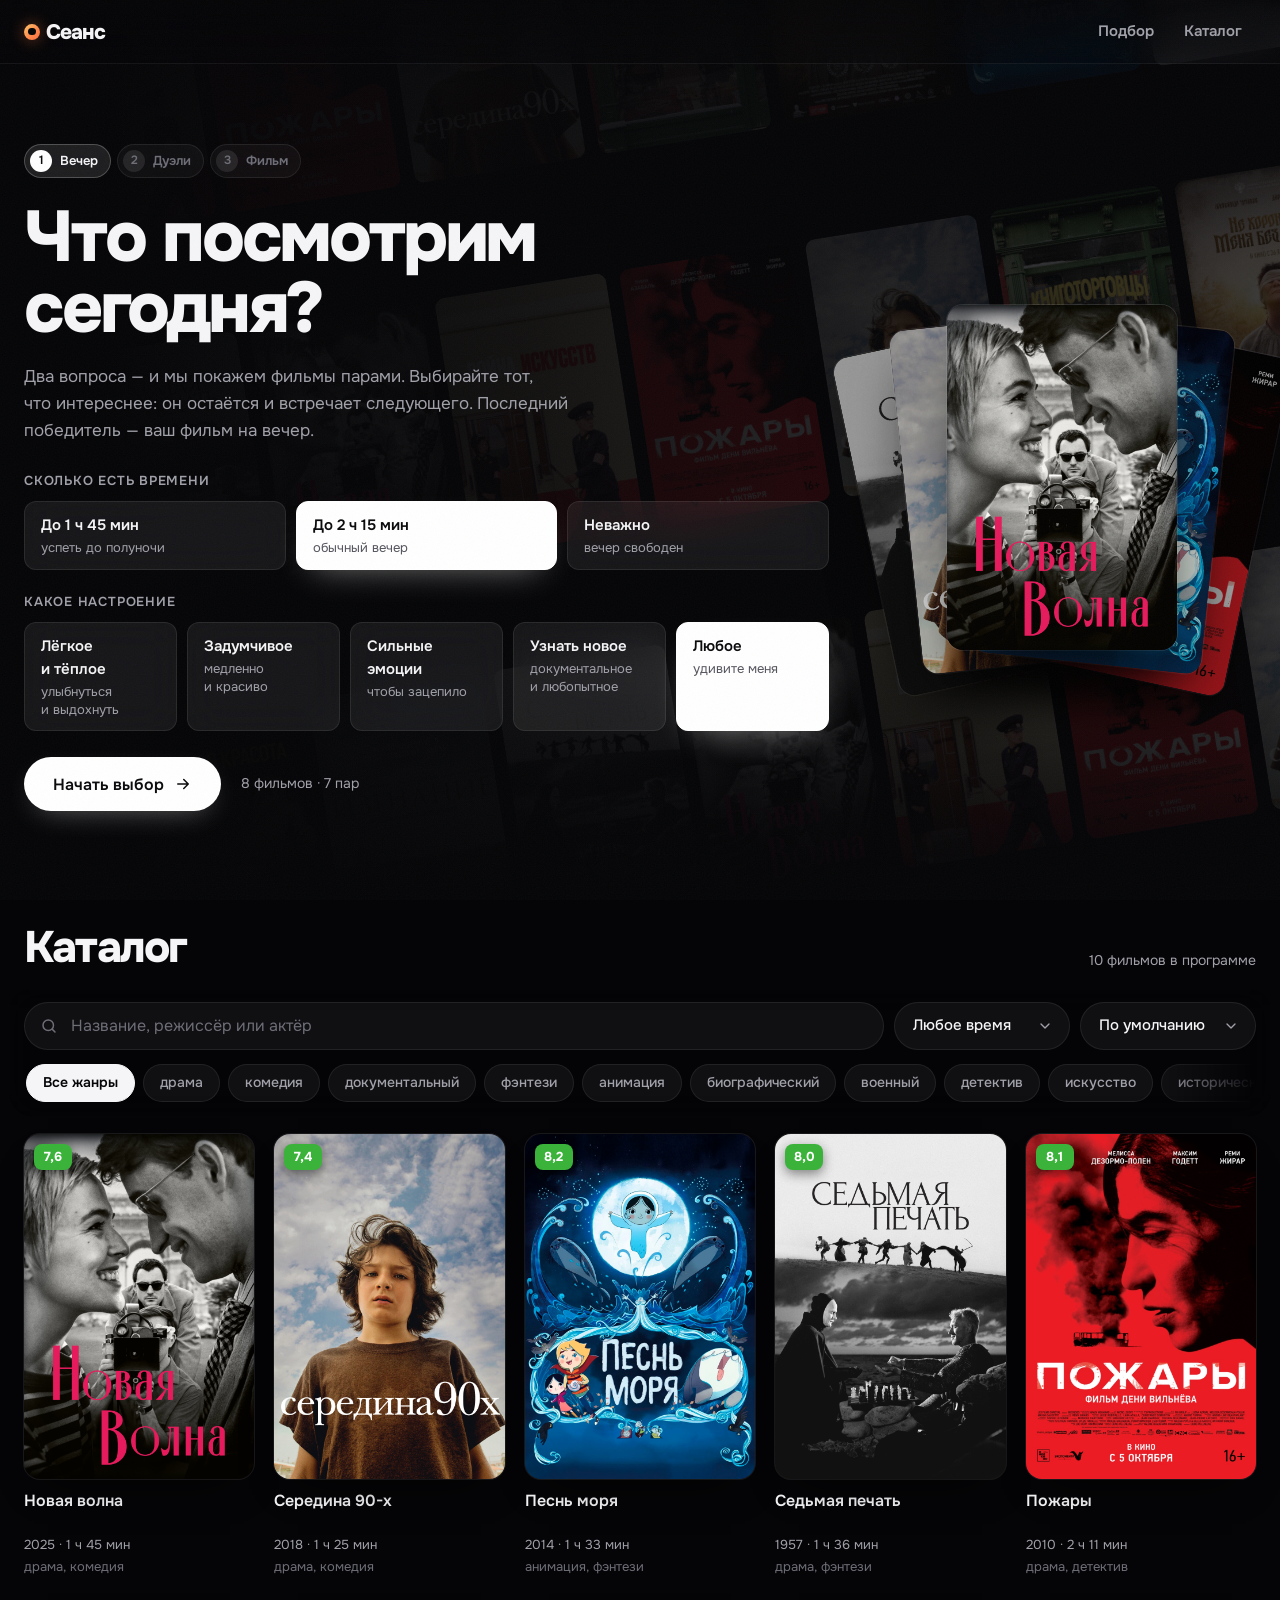
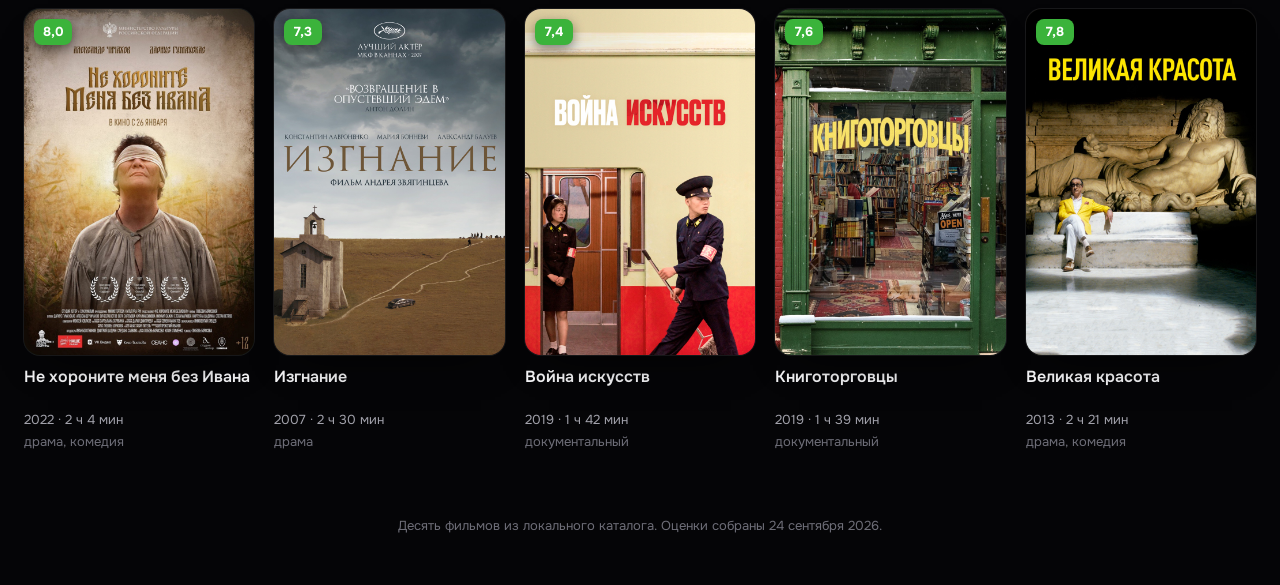
<file: index.html>
<!DOCTYPE html>
<html lang="ru">
  <head>
    <meta charset="utf-8">
    <meta name="viewport" content="width=device-width, initial-scale=1, viewport-fit=cover">
    <meta name="theme-color" content="#09090d">
    <title>Сеанс — фильм на этот вечер</title>
    <link rel="preconnect" href="https://fonts.googleapis.com">
    <link rel="preconnect" href="https://fonts.gstatic.com" crossorigin>
    <link href="https://fonts.googleapis.com/css2?family=Onest:wght@400;500;600;700;800&display=swap" rel="stylesheet">
    <link rel="stylesheet" href="css/styles.css">
  </head>
  <body>
    <a class="skip" href="#pick">К подбору фильма</a>
    <header class="site-header">
      <div class="header-inner">
        <a class="wordmark" href="index.html"><span class="wordmark-dot" aria-hidden="true"></span>Сеанс</a>
        <nav class="site-nav" aria-label="Разделы">
          <a href="#pick">Подбор</a>
          <a href="#catalog-section">Каталог</a>
        </nav>
      </div>
    </header>
    <main>
      <section id="pick" class="stage" aria-label="Подбор фильма на вечер" tabindex="-1"></section>
      <section id="catalog-section" class="catalog" aria-labelledby="catalog-title">
        <div class="section-head">
          <h2 id="catalog-title">Каталог</h2>
          <p id="catalog-count" aria-live="polite"></p>
        </div>
        <form class="catalog-tools" id="catalog-tools" role="search" aria-label="Фильтры каталога">
          <label class="search">
            <span class="visually-hidden">Поиск</span>
            <svg viewBox="0 0 24 24" aria-hidden="true"><circle cx="11" cy="11" r="7"></circle><path d="m20 20-3.5-3.5"></path></svg>
            <input type="search" id="f-query" placeholder="Название, режиссёр или актёр" autocomplete="off">
          </label>
          <div class="select">
            <select id="f-time" aria-label="Длительность">
              <option value="">Любое время</option>
              <option value="short">До 1 ч 45 мин</option>
              <option value="medium">До 2 ч 15 мин</option>
              <option value="long">Дольше 2 ч 15 мин</option>
            </select>
          </div>
          <div class="select">
            <select id="f-sort" aria-label="Сортировка">
              <option value="">По умолчанию</option>
              <option value="rating">По рейтингу</option>
              <option value="new">Сначала новые</option>
              <option value="old">Сначала старые</option>
              <option value="short">Сначала короткие</option>
            </select>
          </div>
          <fieldset class="genre-chips">
            <legend class="visually-hidden">Жанр</legend>
            <div class="chip-row" id="f-genres"></div>
          </fieldset>
        </form>
        <div id="catalog" class="catalog-grid"></div>
      </section>
    </main>
    <footer class="site-footer">
      <p>Десять фильмов из локального каталога. Оценки собраны 24 сентября 2026.</p>
    </footer>
    <dialog class="sheet" id="quick-view" aria-labelledby="qv-title"></dialog>
    <p id="live" class="visually-hidden" aria-live="polite"></p>
    <noscript>
      <p class="noscript">Чтобы подобрать фильм, включите JavaScript.</p>
    </noscript>
    <script src="js/movies-data.js"></script>
    <script src="js/common.js"></script>
    <script src="js/home.js"></script>
  </body>
</html>
</file>
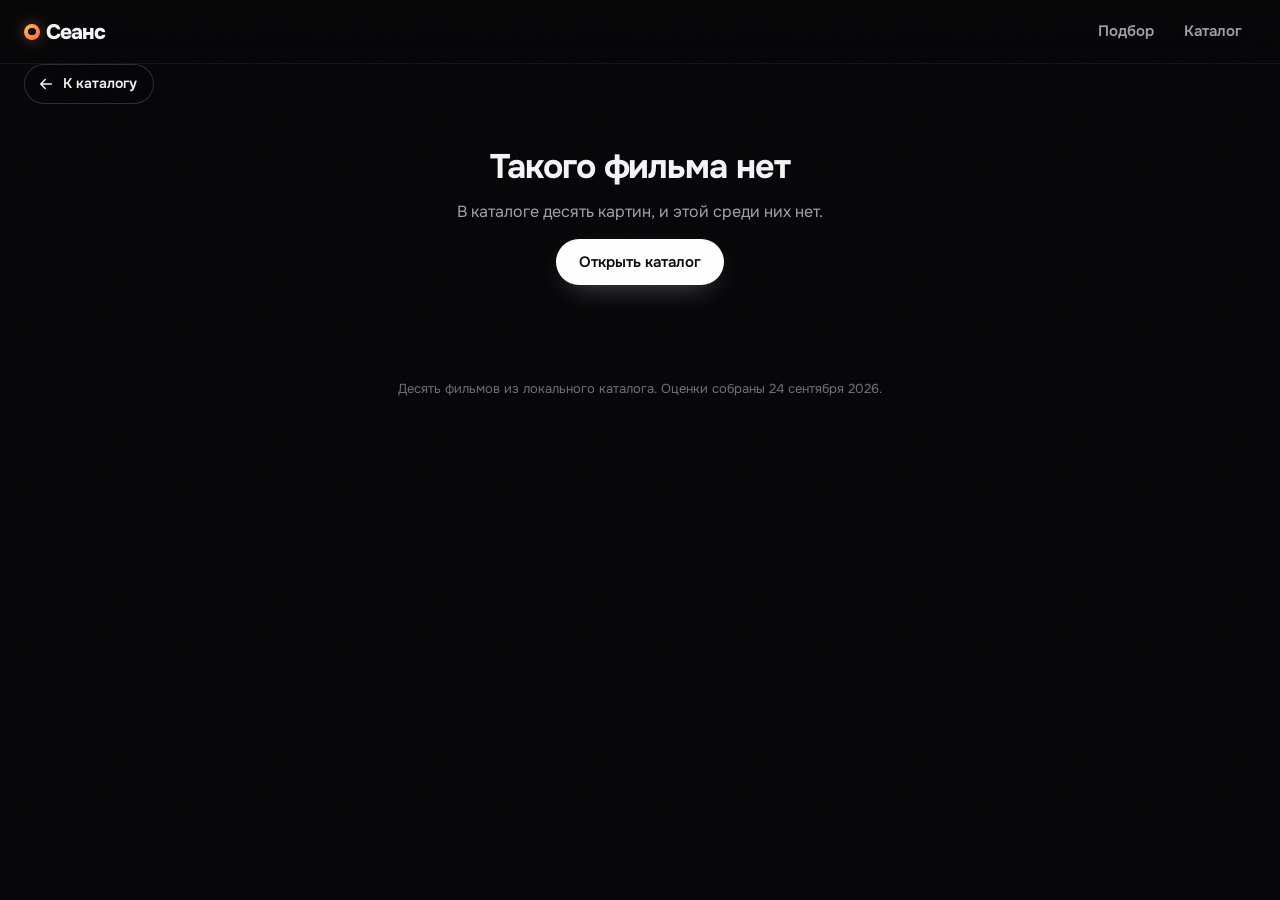
<file: film.html>
<!DOCTYPE html>
<html lang="ru">
  <head>
    <meta charset="utf-8">
    <meta name="viewport" content="width=device-width, initial-scale=1, viewport-fit=cover">
    <meta name="theme-color" content="#09090d">
    <title>Фильм — Сеанс</title>
    <link rel="preconnect" href="https://fonts.googleapis.com">
    <link rel="preconnect" href="https://fonts.gstatic.com" crossorigin>
    <link href="https://fonts.googleapis.com/css2?family=Onest:wght@400;500;600;700;800&display=swap" rel="stylesheet">
    <link rel="stylesheet" href="css/styles.css">
  </head>
  <body class="page-film">
    <a class="skip" href="#app">К карточке фильма</a>
    <header class="site-header">
      <div class="header-inner">
        <a class="wordmark" href="index.html"><span class="wordmark-dot" aria-hidden="true"></span>Сеанс</a>
        <nav class="site-nav" aria-label="Разделы">
          <a href="index.html#pick">Подбор</a>
          <a href="index.html#catalog-section">Каталог</a>
        </nav>
      </div>
    </header>
    <main id="app"></main>
    <footer class="site-footer">
      <p>Десять фильмов из локального каталога. Оценки собраны 24 сентября 2026.</p>
    </footer>
    <p id="live" class="visually-hidden" aria-live="polite"></p>
    <noscript>
      <p class="noscript">Карточка фильма собирается скриптом. Включите JavaScript и откройте страницу снова.</p>
    </noscript>
    <script src="js/movies-data.js"></script>
    <script src="js/common.js"></script>
    <script src="js/film.js"></script>
  </body>
</html>
</file>
<file: css/styles.css>
:root {
  color-scheme: dark;
  --bg: #050507;
  --surface: rgba(255, 255, 255, 0.05);
  --surface-2: rgba(255, 255, 255, 0.09);
  --surface-3: rgba(255, 255, 255, 0.14);
  --glass: rgba(28, 28, 34, 0.55);
  --line: rgba(255, 255, 255, 0.08);
  --line-strong: rgba(255, 255, 255, 0.16);
  --text: #f5f5f7;
  --muted: #a1a1aa;
  --faint: #6e6e78;
  --accent: #ffb347;
  --accent-2: #ff7a3d;
  --gold: #ffd27a;
  --grad: linear-gradient(135deg, #ffc76b 0%, #ff8a4c 55%, #ff6b3d 100%);
  --radius-xl: 28px;
  --radius: 16px;
  --radius-sm: 12px;
  --header-h: 64px;
  --wrap: min(1240px, calc(100% - 48px));
  --font: "Onest", system-ui, -apple-system, "Segoe UI", sans-serif;
  --display: "Onest", system-ui, -apple-system, "Segoe UI", sans-serif;
  --ease: cubic-bezier(0.2, 0.8, 0.2, 1);
}

*,
*::before,
*::after {
  box-sizing: border-box;
}

html {
  scroll-behavior: smooth;
  scroll-padding-top: calc(var(--header-h) + 16px);
  -webkit-text-size-adjust: 100%;
}

body {
  margin: 0;
  min-height: 100vh;
  font-family: var(--font);
  font-size: 16px;
  line-height: 1.55;
  color: var(--text);
  background: var(--bg);
  -webkit-font-smoothing: antialiased;
}

body::after {
  content: "";
  position: fixed;
  inset: 0;
  z-index: 60;
  pointer-events: none;
  opacity: 0.035;
  background-image: url("data:image/svg+xml,%3Csvg xmlns='http://www.w3.org/2000/svg' width='160' height='160'%3E%3Cfilter id='n'%3E%3CfeTurbulence type='fractalNoise' baseFrequency='0.9' numOctaves='2' stitchTiles='stitch'/%3E%3C/filter%3E%3Crect width='100%25' height='100%25' filter='url(%23n)'/%3E%3C/svg%3E");
}

h1,
h2,
h3,
p {
  margin: 0;
}

h1,
h2 {
  font-family: var(--display);
  font-weight: 700;
  letter-spacing: -0.03em;
  line-height: 1.08;
  text-wrap: balance;
}

a {
  color: inherit;
}

button,
input,
select {
  font: inherit;
  color: inherit;
}

button {
  cursor: pointer;
}

svg {
  width: 18px;
  height: 18px;
  flex: none;
  fill: none;
  stroke: currentColor;
  stroke-width: 2;
  stroke-linecap: round;
  stroke-linejoin: round;
}

:focus-visible {
  outline: 2px solid var(--accent);
  outline-offset: 3px;
}

[tabindex="-1"]:focus {
  outline: none;
}

::selection {
  background: rgba(255, 176, 74, 0.35);
}

.visually-hidden {
  position: absolute !important;
  width: 1px;
  height: 1px;
  margin: -1px;
  padding: 0;
  overflow: hidden;
  clip: rect(0 0 0 0);
  white-space: nowrap;
  border: 0;
}

.skip {
  position: absolute;
  top: 8px;
  left: 8px;
  z-index: 100;
  padding: 10px 16px;
  border-radius: 999px;
  background: var(--text);
  color: var(--bg);
  font-weight: 600;
  text-decoration: none;
  transform: translateY(-160%);
  transition: transform 160ms ease;
}

.skip:focus {
  transform: none;
}

.noscript {
  max-width: 560px;
  margin: 24px auto;
  text-align: center;
  color: var(--muted);
}

/* ---------- Шапка ---------- */

.site-header {
  position: sticky;
  top: 0;
  z-index: 30;
  background: linear-gradient(180deg, rgba(5, 5, 7, 0.78), rgba(5, 5, 7, 0.4));
  backdrop-filter: blur(20px) saturate(1.6);
  -webkit-backdrop-filter: blur(20px) saturate(1.6);
  box-shadow: inset 0 -1px 0 rgba(255, 255, 255, 0.06);
}

.header-inner,
main > section,
.site-footer,
.film-wrap {
  width: var(--wrap);
  margin-inline: auto;
}

.header-inner {
  display: flex;
  align-items: center;
  justify-content: space-between;
  gap: 16px;
  height: var(--header-h);
}

.wordmark {
  display: inline-flex;
  align-items: baseline;
  gap: 0.28em;
  padding-block: 10px;
  font-family: var(--display);
  font-size: 21px;
  font-weight: 800;
  line-height: 1;
  letter-spacing: -0.04em;
  text-decoration: none;
}

.wordmark-dot {
  position: relative;
  width: 0.76em;
  height: 0.76em;
  translate: 0 0.05em;
  border-radius: 50%;
  background: var(--grad);
  box-shadow: 0 0 16px rgba(255, 128, 64, 0.45);
}

.wordmark-dot::after {
  content: "";
  position: absolute;
  inset: 0.2em;
  border-radius: 50%;
  background: var(--bg);
}

.site-nav {
  display: flex;
  gap: 2px;
}

.site-nav a {
  padding: 8px 14px;
  border-radius: 999px;
  color: var(--muted);
  font-size: 15px;
  font-weight: 600;
  text-decoration: none;
  transition: background 160ms ease, color 160ms ease;
}

.site-nav a:hover {
  color: var(--text);
  background: var(--surface-2);
}

main {
  padding-top: 0;
}

.site-footer {
  padding: 40px 0 48px;
  color: var(--faint);
  font-size: 13px;
  text-align: center;
}

/* ---------- Кнопки ---------- */

.btn {
  display: inline-flex;
  align-items: center;
  justify-content: center;
  gap: 10px;
  min-height: 46px;
  padding: 0 22px;
  border: 1px solid transparent;
  border-radius: 999px;
  font-size: 15px;
  font-weight: 600;
  line-height: 1.2;
  text-decoration: none;
  white-space: nowrap;
  transition: transform 160ms var(--ease), filter 160ms ease, background 160ms ease, border-color 160ms ease, box-shadow 200ms ease;
}

.btn:active {
  transform: scale(0.97);
}

.btn-lg {
  min-height: 54px;
  padding: 0 28px;
  font-size: 16px;
}

.btn-primary {
  background: #fff;
  color: #0a0a0c;
  box-shadow: 0 10px 30px -14px rgba(255, 255, 255, 0.45);
}

.btn-primary:hover {
  background: #e9e9ee;
}

.btn-accent {
  background: var(--grad);
  color: #1d0f06;
  box-shadow: 0 12px 32px -12px rgba(255, 110, 60, 0.75), inset 0 1px 0 rgba(255, 255, 255, 0.35);
}

.btn-accent:hover {
  filter: brightness(1.07);
}

.btn-primary svg {
  transition: transform 200ms var(--ease);
}

.btn-primary:hover svg {
  transform: translateX(3px);
}

.btn-primary svg path[d^="M8 5"] {
  fill: currentColor;
}

.btn-secondary {
  background: rgba(255, 255, 255, 0.12);
  border-color: rgba(255, 255, 255, 0.08);
  backdrop-filter: blur(16px) saturate(1.4);
  -webkit-backdrop-filter: blur(16px) saturate(1.4);
}

.btn-secondary:hover {
  background: rgba(255, 255, 255, 0.2);
}

.btn-ghost {
  background: transparent;
  color: var(--muted);
  border-color: var(--line);
}

.btn-ghost:hover:not(:disabled) {
  color: var(--text);
  background: var(--surface);
  border-color: var(--line-strong);
}

.btn:disabled {
  opacity: 0.35;
  cursor: not-allowed;
}

.btn-sm {
  min-height: 38px;
  padding: 0 14px;
  gap: 8px;
  font-size: 13px;
}

.btn-sm svg {
  width: 16px;
  height: 16px;
}

.btn-icon {
  flex: none;
  width: 46px;
  padding: 0;
  background: var(--surface-2);
  border-color: var(--line-strong);
  color: var(--text);
}

.btn-icon:hover {
  background: var(--surface-3);
}

.clamp-2 {
  display: -webkit-box;
  -webkit-box-orient: vertical;
  -webkit-line-clamp: 2;
  overflow: hidden;
}

.one-line {
  overflow: hidden;
  white-space: nowrap;
  text-overflow: ellipsis;
}

.score {
  display: inline-grid;
  place-items: center;
  min-width: 34px;
  padding: 1px 6px;
  border-radius: 6px;
  font-size: 12px;
  font-weight: 700;
  line-height: 1.5;
  color: #fff;
  vertical-align: 1px;
}

.is-good {
  --tone: #3bb33b;
}

.is-mid {
  --tone: #777;
}

.is-low {
  --tone: #ff1f1f;
}

.score,
.rating {
  background: var(--tone, #777);
}

.facts-row .score-chip {
  display: inline-flex;
  align-items: center;
  gap: 6px;
  padding-left: 5px;
}

.score-chip b {
  display: inline-grid;
  place-items: center;
  min-width: 36px;
  padding: 1px 6px;
  border-radius: 999px;
  background: var(--tone, #777);
  color: #fff;
  font-weight: 700;
}

.link-btn {
  display: inline-flex;
  align-items: center;
  min-height: 32px;
  padding: 0;
  border: 0;
  background: none;
  color: var(--accent);
  font-size: 14px;
  font-weight: 600;
  text-decoration: underline;
  text-decoration-color: rgba(255, 176, 74, 0.4);
  text-underline-offset: 4px;
}

.link-btn:hover {
  text-decoration-color: currentColor;
}

/* ---------- Постеры ---------- */

.poster {
  position: relative;
  aspect-ratio: 2 / 3;
  overflow: hidden;
  background: hsl(var(--hue, 30) 25% 14%);
}

.poster img {
  position: absolute;
  inset: 0;
  width: 100%;
  height: 100%;
  object-fit: cover;
  user-select: none;
}

.poster-fallback {
  position: absolute;
  inset: 0;
  display: none;
  flex-direction: column;
  justify-content: flex-end;
  gap: 4px;
  padding: 16px;
  background:
    radial-gradient(circle at 30% 20%, hsl(var(--hue, 30) 70% 55% / 0.55), transparent 60%),
    linear-gradient(160deg, hsl(var(--hue, 30) 45% 24%), hsl(calc(var(--hue, 30) + 40) 40% 10%));
}

.poster-fallback span {
  font-family: var(--display);
  font-size: 18px;
  font-weight: 600;
  line-height: 1.15;
}

.poster-fallback small {
  color: rgba(255, 255, 255, 0.7);
}

.poster.is-fallback img {
  display: none;
}

.poster.is-fallback .poster-fallback {
  display: flex;
}

/* ---------- Общие элементы ---------- */

.panel {
  position: relative;
  width: var(--wrap);
  margin-inline: auto;
  padding: clamp(28px, 5vh, 56px) 0 clamp(32px, 6vh, 64px);
}

main > section.stage {
  width: 100%;
}

.stage {
  position: relative;
  isolation: isolate;
  display: grid;
  align-content: center;
  min-height: min(100svh, 960px);
  margin-top: calc(-1 * var(--header-h));
  padding-top: var(--header-h);
  overflow: hidden;
  overflow: clip;
}

.scene-bg {
  position: absolute;
  inset: 0;
  z-index: -1;
  overflow: hidden;
  pointer-events: none;
}

.scene-bg::after {
  content: "";
  position: absolute;
  inset: 0;
  background: linear-gradient(180deg, rgba(5, 5, 7, 0.6) 0%, rgba(5, 5, 7, 0.2) 35%, rgba(5, 5, 7, 0.55) 75%, var(--bg) 100%);
}

.poster-wall {
  position: absolute;
  inset: -12% -8%;
  display: grid;
  grid-template-columns: repeat(8, minmax(0, 1fr));
  gap: 14px;
  transform: rotate(-9deg);
  opacity: 0.5;
}

.poster-wall .poster {
  border-radius: 10px;
}

.scene-bg.is-wall::after {
  background:
    linear-gradient(90deg, var(--bg) 8%, rgba(5, 5, 7, 0.88) 42%, rgba(5, 5, 7, 0.55) 100%),
    linear-gradient(180deg, rgba(5, 5, 7, 0.5), transparent 30%, transparent 70%, var(--bg));
}

.scene-half,
.scene-img {
  position: absolute;
  top: -15%;
  bottom: -15%;
  background-image: var(--backdrop, none);
  background-size: cover;
  background-position: center 30%;
  animation: scene-in 700ms ease both;
}

.scene-half {
  width: 65%;
  filter: blur(80px) saturate(1.6) brightness(0.6);
}

.scene-half.is-left {
  left: -10%;
}

.scene-half.is-right {
  right: -10%;
}

.scene-img {
  inset: -60px;
  filter: blur(36px) saturate(1.4) brightness(0.7);
  transform: scale(1.05);
}

.scene-bg.is-result::after {
  background:
    linear-gradient(90deg, rgba(5, 5, 7, 0.85) 0%, rgba(5, 5, 7, 0.55) 55%, rgba(5, 5, 7, 0.35) 100%),
    linear-gradient(180deg, transparent 55%, var(--bg));
}

@keyframes scene-in {
  from {
    opacity: 0;
  }
}

.eyebrow {
  color: var(--accent);
  font-size: 13px;
  font-weight: 600;
  letter-spacing: 0.08em;
  text-transform: uppercase;
}

.lead {
  color: var(--muted);
  font-size: 17px;
  line-height: 1.6;
}

.meta,
.meta-genres {
  color: var(--muted);
  font-size: 14px;
}

.meta-genres {
  color: var(--faint);
}

.kp {
  color: var(--gold);
  font-weight: 600;
  white-space: nowrap;
}

.badge {
  display: inline-flex;
  align-items: center;
  padding: 5px 10px;
  border-radius: 999px;
  background: rgba(5, 5, 7, 0.72);
  border: 1px solid var(--line-strong);
  backdrop-filter: blur(8px);
  -webkit-backdrop-filter: blur(8px);
  font-size: 12px;
  font-weight: 600;
  line-height: 1.2;
}

.badge-gold {
  background: var(--grad);
  border-color: transparent;
  color: #1d0f06;
}

.steps {
  display: flex;
  flex-wrap: wrap;
  gap: 6px;
  margin: 0;
  padding: 0;
  list-style: none;
}

.steps li {
  display: inline-flex;
  align-items: center;
  gap: 8px;
  padding: 5px 12px 5px 5px;
  border-radius: 999px;
  border: 1px solid var(--line);
  color: var(--faint);
  font-size: 13px;
  font-weight: 600;
}

.steps li span {
  display: grid;
  place-items: center;
  width: 22px;
  height: 22px;
  border-radius: 50%;
  background: var(--surface-2);
  font-size: 12px;
}

.steps li {
  background: rgba(255, 255, 255, 0.04);
  backdrop-filter: blur(12px);
  -webkit-backdrop-filter: blur(12px);
}

.steps li.is-current {
  color: var(--text);
  border-color: rgba(255, 255, 255, 0.22);
  background: rgba(255, 255, 255, 0.1);
}

.steps li.is-current span {
  background: #fff;
  color: #0a0a0c;
}

.steps li.is-done {
  color: var(--muted);
}

.steps li.is-done span {
  background: rgba(255, 179, 71, 0.2);
  color: var(--accent);
}

.facts-row {
  display: flex;
  flex-wrap: wrap;
  gap: 8px;
  margin: 0;
  padding: 0;
  list-style: none;
}

.facts-row li {
  padding: 6px 12px;
  border-radius: 999px;
  background: var(--surface-2);
  border: 1px solid var(--line);
  font-size: 14px;
  font-weight: 500;
}

.facts-row li small {
  color: var(--muted);
  font-size: 12px;
  font-weight: 500;
}

kbd {
  display: inline-grid;
  place-items: center;
  min-width: 24px;
  height: 24px;
  padding: 0 6px;
  border: 1px solid var(--line-strong);
  border-bottom-width: 2px;
  border-radius: 6px;
  font-family: var(--font);
  font-size: 12px;
  color: var(--muted);
}

.empty-state {
  text-align: center;
  display: grid;
  justify-items: center;
  gap: 14px;
}

.empty-state h1 {
  font-size: clamp(24px, 4vw, 34px);
}

.empty-state p {
  color: var(--muted);
}

/* ---------- Шаг 1: вечер ---------- */

.stage {
  margin-bottom: 24px;
  scroll-margin-top: var(--header-h);
}

.setup {
  display: grid;
  grid-template-columns: minmax(0, 1.35fr) minmax(0, 0.65fr);
  gap: 40px;
  align-items: center;
}

.setup-main {
  display: grid;
  gap: 18px;
}

.setup h1 {
  margin-top: 6px;
  font-size: clamp(34px, 5.6vw, 72px);
  font-weight: 800;
  letter-spacing: -0.045em;
  line-height: 1;
}

.setup .lead {
  max-width: 600px;
}

#setup-form {
  display: grid;
  gap: 22px;
  margin-top: 8px;
}

.choice-group {
  margin: 0;
  padding: 0;
  border: 0;
  min-width: 0;
}

.choice-group legend {
  margin-bottom: 10px;
  padding: 0;
  color: var(--muted);
  font-size: 13px;
  font-weight: 600;
  letter-spacing: 0.06em;
  text-transform: uppercase;
}

.choices {
  display: grid;
  gap: 10px;
}

.choices-time {
  grid-template-columns: repeat(3, minmax(0, 1fr));
}

.choices-mood {
  grid-template-columns: repeat(auto-fit, minmax(118px, 1fr));
}

.choice {
  position: relative;
  display: grid;
  align-content: start;
  gap: 2px;
  min-height: 64px;
  padding: 12px 16px;
  border: 1px solid rgba(255, 255, 255, 0.08);
  border-radius: var(--radius-sm);
  background: rgba(255, 255, 255, 0.07);
  backdrop-filter: blur(18px) saturate(1.4);
  -webkit-backdrop-filter: blur(18px) saturate(1.4);
  cursor: pointer;
  transition: border-color 160ms ease, background 160ms ease, color 160ms ease, transform 160ms var(--ease), box-shadow 200ms ease;
}

.choice:hover {
  background: rgba(255, 255, 255, 0.13);
}

.choice input {
  position: absolute;
  opacity: 0;
  pointer-events: none;
}

.choice-title {
  font-weight: 600;
  font-size: 15px;
}

.choice-hint {
  color: var(--muted);
  font-size: 13px;
  line-height: 1.35;
  overflow-wrap: break-word;
}

.choice:has(input:checked) {
  border-color: #fff;
  background: #fff;
  color: #0a0a0c;
  box-shadow: 0 14px 34px -18px rgba(255, 255, 255, 0.5);
}

.choice:has(input:checked) .choice-hint {
  color: #55555e;
}

.choice:has(input:focus-visible) {
  outline: 2px solid var(--accent);
  outline-offset: 3px;
}

.setup-footer {
  display: flex;
  flex-wrap: wrap;
  align-items: center;
  gap: 14px 20px;
  margin-top: 4px;
}

.setup-count {
  color: var(--muted);
  font-size: 14px;
}

.setup-preview {
  position: relative;
  height: 100%;
  min-height: 380px;
}

.preview-stack {
  position: absolute;
  inset: 0;
  display: grid;
  place-items: center;
}

.preview-item {
  position: absolute;
  width: min(230px, 74%);
  border-radius: var(--radius);
  overflow: hidden;
  box-shadow: 0 30px 60px -20px rgba(0, 0, 0, 0.95), 0 0 0 1px rgba(255, 255, 255, 0.12);
  transform: translateX(calc(var(--o) * 18%)) translateY(calc(var(--d) * 14px)) rotate(calc(var(--o) * 6deg));
  z-index: calc(10 - var(--d));
  filter: brightness(calc(1 - var(--d) * 0.18));
  animation: preview-in 420ms var(--ease) both;
  animation-delay: calc(var(--d) * 60ms);
}

@keyframes preview-in {
  from {
    opacity: 0;
    translate: 0 16px;
  }
}

/* ---------- Шаг 2: дуэль ---------- */

.duel {
  display: grid;
  gap: 18px;
  padding-block: clamp(20px, 3vw, 32px);
}

.duel-top {
  display: flex;
  flex-wrap: wrap;
  align-items: center;
  justify-content: space-between;
  gap: 12px;
}

.duel-tools {
  display: flex;
  gap: 8px;
}

.duel-head {
  display: grid;
  justify-items: center;
  gap: 8px;
  text-align: center;
}

.duel-head h1 {
  font-size: clamp(28px, 4vw, 48px);
  font-weight: 800;
  letter-spacing: -0.04em;
}

.duel-sub {
  color: var(--muted);
}

.segments {
  display: flex;
  gap: 6px;
  width: min(320px, 100%);
  margin-top: 6px;
}

.segments span {
  flex: 1;
  height: 4px;
  border-radius: 999px;
  background: var(--surface-3);
}

.segments span {
  background: rgba(255, 255, 255, 0.16);
}

.segments .is-done {
  background: rgba(255, 255, 255, 0.6);
}

.segments .is-current {
  background: #fff;
  box-shadow: 0 0 12px rgba(255, 255, 255, 0.6);
}

.duel-grid {
  --duel-gap: clamp(14px, 6vw, 96px);
  --card-w: clamp(170px, calc((100svh - 540px) * 0.667), 320px);
  display: grid;
  grid-template-columns: repeat(2, var(--card-w));
  justify-content: center;
  gap: var(--duel-gap);
  align-items: stretch;
}

.duel-card {
  position: relative;
  container-type: inline-size;
  display: flex;
  flex-direction: column;
  gap: 14px;
  min-width: 0;
  transition: opacity 360ms var(--ease), transform 360ms var(--ease), filter 360ms ease;
}

.duel-pick {
  position: relative;
  display: block;
  width: 100%;
  padding: 0;
  border: 0;
  border-radius: var(--radius);
  overflow: hidden;
  background: none;
  box-shadow: 0 0 0 1px rgba(255, 255, 255, 0.12), 0 40px 80px -30px rgba(0, 0, 0, 0.95);
  transition: transform 260ms var(--ease), box-shadow 260ms ease;
}

.duel-pick .poster img {
  transition: transform 500ms var(--ease);
}

.duel-pick:hover {
  transform: translateY(-6px);
  box-shadow: 0 0 0 2px #fff, 0 40px 80px -30px rgba(0, 0, 0, 0.95);
}

.duel-pick:hover .poster img {
  transform: scale(1.04);
}

.duel-badges {
  position: absolute;
  top: 10px;
  left: 10px;
  right: 10px;
  display: flex;
  flex-wrap: wrap;
  gap: 6px;
  pointer-events: none;
}

.duel-body {
  display: grid;
  gap: 4px;
}

.duel-body h2 {
  --lh: 1.2em;
  font-size: clamp(15px, 1.7vw, 19px);
  line-height: var(--lh);
  min-height: calc(var(--lh) * 2);
  overflow-wrap: break-word;
}

.duel-actions {
  display: flex;
  gap: 8px;
  margin-top: auto;
}

.duel-actions {
  flex-wrap: wrap;
}

.duel-actions .btn {
  flex: 1 0 auto;
  padding: 0 12px;
  gap: 6px;
}

@container (max-width: 279px) {
  .duel-actions .btn {
    padding: 0 10px;
    font-size: 14px;
  }
}

@container (max-width: 233px) {
  .duel-actions {
    flex-direction: column;
    gap: 6px;
  }

  .duel-actions .btn {
    flex: none;
  }

  .duel-actions .btn-secondary {
    min-height: 38px;
    font-size: 14px;
  }
}

.duel-hint {
  display: none;
  justify-self: center;
  align-items: center;
  gap: 6px;
  color: var(--faint);
  font-size: 13px;
}

@media (hover: hover) and (pointer: fine) {
  .duel-hint {
    display: inline-flex;
  }
}

@media (min-width: 721px) and (max-height: 800px) {
  .panel.duel {
    gap: 12px;
    padding-block: 14px 20px;
  }

  .duel-head {
    gap: 4px;
  }

  .duel-head h1 {
    font-size: 30px;
  }

  .duel-hint {
    display: none;
  }
}

.duel-hint kbd {
  min-width: 22px;
  height: 22px;
}

.duel-vs {
  position: absolute;
  top: 75cqw;
  right: calc(var(--duel-gap) / -2);
  z-index: 3;
  display: grid;
  place-items: center;
  width: 54px;
  height: 54px;
  border-radius: 50%;
  background: rgba(20, 20, 26, 0.6);
  border: 1px solid rgba(255, 255, 255, 0.18);
  backdrop-filter: blur(16px) saturate(1.4);
  -webkit-backdrop-filter: blur(16px) saturate(1.4);
  box-shadow: 0 12px 30px rgba(0, 0, 0, 0.5);
  font-family: var(--display);
  font-size: 14px;
  font-weight: 700;
  color: #fff;
  transform: translate(50%, -50%);
  pointer-events: none;
}

.duel-card.is-winner .duel-pick {
  transform: translateY(-6px) scale(1.03);
  box-shadow: 0 0 0 3px #fff, 0 30px 70px -20px rgba(255, 255, 255, 0.35);
}

.duel-card.is-loser {
  opacity: 0.25;
  transform: scale(0.94);
  filter: grayscale(1);
}


/* ---------- Шаг 3: результат ---------- */

.film-backdrop {
  position: absolute;
  inset: -60px;
  z-index: -1;
  background-image: var(--backdrop, none);
  background-size: cover;
  background-position: center 30%;
  filter: blur(60px) saturate(1.4) brightness(0.55);
  opacity: 0.85;
}

.result-inner {
  display: grid;
  gap: 32px;
}

.result-layout {
  display: grid;
  grid-template-columns: minmax(180px, 340px) minmax(0, 1fr);
  gap: clamp(24px, 5vw, 72px);
  align-items: center;
}

.result-poster {
  display: block;
  border-radius: var(--radius);
  overflow: hidden;
  box-shadow: 0 0 0 1px rgba(255, 255, 255, 0.14), 0 50px 100px -30px rgba(0, 0, 0, 0.95);
  animation: result-pop 600ms var(--ease) both;
}

@keyframes result-pop {
  from {
    opacity: 0;
    transform: translateY(20px) scale(0.96);
  }
}

.result-info {
  display: grid;
  gap: 14px;
  align-content: center;
}

.result-info h1 {
  font-size: clamp(34px, 6vw, 76px);
  font-weight: 800;
  letter-spacing: -0.045em;
  line-height: 1;
}

.original {
  color: var(--muted);
  font-size: 15px;
  font-style: italic;
}

.director {
  color: var(--muted);
  font-size: 15px;
}

.director strong {
  color: var(--text);
  font-weight: 600;
}

.result-actions,
.hero-actions {
  display: flex;
  flex-wrap: wrap;
  gap: 12px;
  margin-top: 6px;
}

.result-more {
  display: flex;
  flex-wrap: wrap;
  align-items: center;
  justify-content: space-between;
  gap: 12px 20px;
  margin-top: 10px;
  padding-top: 18px;
  border-top: 1px solid var(--line);
  color: var(--muted);
  font-size: 14px;
}

.result-more p {
  display: inline-flex;
  flex-wrap: wrap;
  align-items: center;
  gap: 4px 10px;
}

/* ---------- Каталог ---------- */

.catalog {
  margin-bottom: 24px;
  scroll-margin-top: calc(var(--header-h) + 16px);
}

.section-head {
  display: flex;
  flex-wrap: wrap;
  align-items: flex-end;
  justify-content: space-between;
  gap: 8px 20px;
  margin-bottom: 18px;
}

.section-head h2 {
  font-size: clamp(28px, 3.8vw, 44px);
  font-weight: 800;
  letter-spacing: -0.04em;
}

#catalog-count {
  display: inline-flex;
  align-items: center;
  gap: 12px;
  color: var(--muted);
  font-size: 14px;
}

.catalog-tools {
  display: grid;
  grid-template-columns: minmax(0, 1fr) auto auto;
  gap: 10px;
}

@media (min-width: 721px) {
  .catalog-tools {
    position: sticky;
    top: var(--header-h);
    z-index: 15;
    margin-inline: -14px;
    padding: 12px 14px 6px;
    border-radius: 0 0 22px 22px;
    background: rgba(5, 5, 7, 0.78);
    backdrop-filter: blur(16px) saturate(1.3);
    -webkit-backdrop-filter: blur(16px) saturate(1.3);
  }
}

.search,
.select {
  position: relative;
  display: flex;
  align-items: center;
}

.search svg {
  position: absolute;
  left: 16px;
  color: var(--faint);
  pointer-events: none;
}

.search input {
  width: 100%;
  height: 48px;
  border: 1px solid var(--line);
  border-radius: 999px;
  background: var(--surface);
  transition: border-color 160ms ease, background 160ms ease;
}

.search input {
  padding: 0 18px 0 46px;
}

.search input::placeholder {
  color: var(--faint);
}

.search input:hover {
  border-color: var(--line-strong);
}

.search input:focus {
  outline: none;
  border-color: rgba(255, 255, 255, 0.4);
  background-color: var(--surface-2);
}

.dropdown-btn {
  display: flex;
  align-items: center;
  justify-content: space-between;
  gap: 10px;
  width: 100%;
  min-width: 176px;
  height: 48px;
  padding: 0 16px 0 18px;
  border: 1px solid var(--line);
  border-radius: 999px;
  background: var(--surface);
  font-size: 15px;
  font-weight: 500;
  text-align: left;
  white-space: nowrap;
  transition: border-color 160ms ease, background 160ms ease;
}

.dropdown-btn:hover {
  border-color: var(--line-strong);
  background: var(--surface-2);
}

.dropdown-value {
  overflow: hidden;
  text-overflow: ellipsis;
}

.dropdown-btn svg {
  width: 16px;
  height: 16px;
  color: var(--muted);
  transition: transform 200ms var(--ease);
}

.select.is-set .dropdown-btn {
  border-color: rgba(255, 255, 255, 0.28);
  background: rgba(255, 255, 255, 0.1);
}

.select.is-open .dropdown-btn {
  border-color: rgba(255, 255, 255, 0.4);
  background: var(--surface-2);
}

.select.is-open .dropdown-btn svg {
  transform: rotate(180deg);
}

.dropdown-list {
  position: absolute;
  top: calc(100% + 8px);
  right: 0;
  z-index: 25;
  display: grid;
  gap: 2px;
  min-width: 100%;
  margin: 0;
  padding: 6px;
  border: 1px solid rgba(255, 255, 255, 0.12);
  border-radius: 18px;
  background: rgba(22, 22, 28, 0.94);
  backdrop-filter: blur(24px) saturate(1.6);
  -webkit-backdrop-filter: blur(24px) saturate(1.6);
  box-shadow: 0 24px 60px -12px rgba(0, 0, 0, 0.85);
  list-style: none;
  animation: dropdown-in 180ms var(--ease);
  transform-origin: top right;
}

.dropdown-list[hidden] {
  display: none;
}

@keyframes dropdown-in {
  from {
    opacity: 0;
    transform: translateY(-6px) scale(0.98);
  }
}

.dropdown-list li {
  display: flex;
  align-items: center;
  justify-content: space-between;
  gap: 16px;
  padding: 10px 12px;
  border-radius: 12px;
  color: var(--muted);
  font-size: 15px;
  white-space: nowrap;
  cursor: pointer;
  transition: background 120ms ease, color 120ms ease;
}

.dropdown-list li:hover,
.dropdown-list li:focus {
  outline: none;
  background: rgba(255, 255, 255, 0.1);
  color: var(--text);
}

.dropdown-list li[aria-selected="true"] {
  color: var(--text);
  font-weight: 600;
}

.dropdown-list li[aria-selected="true"]::after {
  content: "";
  width: 14px;
  height: 8px;
  border-left: 2px solid var(--accent);
  border-bottom: 2px solid var(--accent);
  transform: translateY(-2px) rotate(-45deg);
}

.genre-chips {
  grid-column: 1 / -1;
  min-width: 0;
  margin: 0;
  padding: 0;
  border: 0;
}

.chip-row {
  display: flex;
  gap: 8px;
  overflow-x: auto;
  padding: 4px 2px 8px;
  scrollbar-width: none;
  -webkit-mask-image: linear-gradient(90deg, #000 92%, transparent);
  mask-image: linear-gradient(90deg, #000 92%, transparent);
}

.chip-row::-webkit-scrollbar {
  display: none;
}

.chip {
  flex: none;
  display: inline-flex;
  align-items: center;
  min-height: 38px;
  padding: 0 16px;
  border: 1px solid var(--line);
  border-radius: 999px;
  background: var(--surface);
  color: var(--muted);
  font-size: 14px;
  font-weight: 500;
  transition: background 160ms ease, color 160ms ease, border-color 160ms ease;
}

button.chip:hover {
  color: var(--text);
  border-color: var(--line-strong);
}

.chip[aria-pressed="true"] {
  background: var(--text);
  border-color: var(--text);
  color: var(--bg);
  font-weight: 600;
}

.catalog-grid {
  display: grid;
  grid-template-columns: repeat(auto-fill, minmax(190px, 1fr));
  gap: 32px 20px;
  margin-top: 18px;
}

.catalog-card {
  display: grid;
  gap: 12px;
  text-decoration: none;
  animation: card-in 380ms var(--ease) both;
}

@keyframes card-in {
  from {
    opacity: 0;
    transform: translateY(10px);
  }
}

.catalog-card .poster-wrap {
  position: relative;
  border-radius: var(--radius);
  overflow: hidden;
  box-shadow: 0 0 0 1px rgba(255, 255, 255, 0.08), 0 20px 40px -24px rgba(0, 0, 0, 0.9);
  transition: transform 300ms var(--ease), box-shadow 300ms ease;
}

.catalog-card .poster img {
  transition: transform 600ms var(--ease);
}

.catalog-card:hover .poster-wrap {
  transform: translateY(-6px) scale(1.02);
  box-shadow: 0 0 0 1px rgba(255, 255, 255, 0.3), 0 34px 60px -24px rgba(0, 0, 0, 0.95);
}

.catalog-card:hover .poster img {
  transform: scale(1.06);
}

.rating {
  position: absolute;
  top: 10px;
  left: 10px;
  z-index: 2;
  min-width: 38px;
  padding: 3px 8px;
  border-radius: 8px;
  color: #fff;
  font-size: 13px;
  font-weight: 700;
  text-align: center;
  box-shadow: 0 4px 12px rgba(0, 0, 0, 0.45);
}

.tag-picked {
  position: absolute;
  top: 10px;
  right: 10px;
  z-index: 2;
  display: inline-flex;
  align-items: center;
  gap: 5px;
  padding: 4px 10px 4px 8px;
  border-radius: 999px;
  background: var(--grad);
  color: #1d0f06;
  font-size: 12px;
  font-weight: 700;
  box-shadow: 0 6px 16px -4px rgba(255, 110, 60, 0.7);
}

.tag-picked::before {
  content: "";
  width: 6px;
  height: 6px;
  border-radius: 50%;
  background: currentColor;
}

.catalog-card.is-picked .poster-wrap {
  box-shadow: 0 0 0 2px var(--accent), 0 24px 50px -24px rgba(255, 110, 60, 0.6);
}

.catalog-card.is-picked:hover .poster-wrap {
  box-shadow: 0 0 0 2px var(--accent), 0 34px 60px -24px rgba(255, 110, 60, 0.7);
}

.card-hover {
  position: absolute;
  inset: 0;
  z-index: 1;
  display: flex;
  flex-direction: column;
  justify-content: flex-end;
  gap: 10px;
  padding: 16px;
  background: linear-gradient(180deg, transparent 20%, rgba(5, 5, 7, 0.94) 72%);
  opacity: 0;
  transition: opacity 220ms ease;
}

.card-hover p {
  display: -webkit-box;
  -webkit-box-orient: vertical;
  -webkit-line-clamp: 5;
  overflow: hidden;
  font-size: 13px;
  line-height: 1.45;
  transform: translateY(8px);
  transition: transform 260ms var(--ease);
}

.card-hover span {
  color: #fff;
  font-size: 13px;
  font-weight: 700;
}

@media (hover: hover) {
  .catalog-card:hover .card-hover,
  .catalog-card:focus-visible .card-hover {
    opacity: 1;
  }

  .catalog-card:hover .card-hover p {
    transform: none;
  }
}

.catalog-body {
  display: grid;
  gap: 2px;
}

.catalog-body h3 {
  --lh: 1.3em;
  font-size: 16px;
  font-weight: 600;
  line-height: var(--lh);
  min-height: calc(var(--lh) * 2);
  transition: color 160ms ease;
}

.similar {
  padding-top: 64px;
}

.similar h2 {
  margin-bottom: 20px;
  font-size: 22px;
}

.similar-grid {
  grid-template-columns: repeat(4, minmax(0, 1fr));
  margin-top: 0;
}

.catalog-body .meta,
.catalog-body .meta-genres {
  font-size: 13px;
}

.catalog-empty {
  grid-column: 1 / -1;
  display: grid;
  justify-items: center;
  gap: 14px;
  padding: 48px 20px;
  border: 1px dashed var(--line-strong);
  border-radius: var(--radius);
  color: var(--muted);
  text-align: center;
}

/* ---------- Быстрый просмотр ---------- */

.sheet {
  width: min(720px, calc(100% - 32px));
  max-height: min(86vh, 760px);
  padding: 0;
  border: 1px solid var(--line-strong);
  border-radius: var(--radius-xl);
  background: #121118;
  color: var(--text);
  box-shadow: 0 40px 120px -20px rgba(0, 0, 0, 0.9);
}

.sheet[open] {
  animation: sheet-in 280ms var(--ease);
}

.sheet::backdrop {
  background: rgba(5, 5, 8, 0.7);
  backdrop-filter: blur(6px);
  -webkit-backdrop-filter: blur(6px);
}

@keyframes sheet-in {
  from {
    opacity: 0;
    transform: translateY(24px) scale(0.98);
  }
}

.sheet-inner {
  position: relative;
  display: grid;
  gap: 22px;
  padding: 28px;
}

.sheet-close {
  position: absolute;
  top: 14px;
  right: 14px;
  display: grid;
  place-items: center;
  width: 40px;
  height: 40px;
  border: 1px solid var(--line);
  border-radius: 50%;
  background: var(--surface);
  color: var(--muted);
}

.sheet-close:hover {
  color: var(--text);
  background: var(--surface-2);
}

.sheet-layout {
  display: grid;
  grid-template-columns: 180px minmax(0, 1fr);
  grid-template-areas: "poster head" "poster body";
  grid-template-rows: auto 1fr;
  gap: 12px 24px;
}

.sheet-poster {
  grid-area: poster;
  border-radius: 16px;
  overflow: hidden;
  align-self: start;
  box-shadow: 0 0 0 1px var(--line);
}

.sheet-head {
  grid-area: head;
  display: grid;
  gap: 6px;
  padding-right: 40px;
}

.sheet-head h2 {
  font-size: 26px;
}

.sheet-body {
  grid-area: body;
  display: grid;
  gap: 10px;
  align-content: start;
}

.muted {
  color: var(--muted);
  font-size: 15px;
}

.sheet-people {
  display: grid;
  gap: 8px;
  margin: 6px 0 0;
}

.sheet-people div {
  display: grid;
  grid-template-columns: 96px minmax(0, 1fr);
  gap: 12px;
  font-size: 14px;
}

.sheet-people dt {
  color: var(--faint);
}

.sheet-people dd {
  margin: 0;
}

.sheet-actions {
  display: flex;
  flex-wrap: wrap;
  gap: 10px;
}

/* ---------- Страница фильма ---------- */

.page-film main {
  padding-top: 0;
}

.film-hero {
  position: relative;
  overflow: hidden;
  isolation: isolate;
  margin-top: calc(-1 * var(--header-h));
  padding: calc(var(--header-h) + 24px) 0 56px;
}

.film-backdrop {
  inset: -80px;
  filter: blur(40px) saturate(1.35) brightness(0.5);
  opacity: 1;
  -webkit-mask-image: linear-gradient(180deg, #000 45%, transparent 100%);
  mask-image: linear-gradient(180deg, #000 45%, transparent 100%);
}

.film-hero::after {
  content: "";
  position: absolute;
  inset: 0;
  z-index: -1;
  background: linear-gradient(90deg, rgba(5, 5, 7, 0.7), rgba(5, 5, 7, 0.15) 70%);
}

.back-btn {
  display: inline-flex;
  align-items: center;
  gap: 8px;
  min-height: 40px;
  padding: 0 16px 0 12px;
  border: 1px solid var(--line-strong);
  border-radius: 999px;
  background: rgba(5, 5, 7, 0.45);
  backdrop-filter: blur(10px);
  -webkit-backdrop-filter: blur(10px);
  font-size: 14px;
  font-weight: 600;
  text-decoration: none;
  transition: background 160ms ease;
}

.back-btn:hover {
  background: rgba(255, 255, 255, 0.1);
}

.back-btn svg {
  transition: transform 200ms var(--ease);
}

.back-btn:hover svg {
  transform: translateX(-3px);
}

.hero-grid {
  display: grid;
  grid-template-columns: minmax(200px, 300px) minmax(0, 1fr);
  gap: clamp(24px, 4vw, 56px);
  align-items: end;
  margin-top: 28px;
}

.hero-poster {
  border-radius: var(--radius);
  overflow: hidden;
  box-shadow: 0 0 0 1px var(--line-strong), 0 40px 80px -30px rgba(0, 0, 0, 0.95);
}

.hero-info {
  display: grid;
  gap: 14px;
}

.film-title {
  font-size: clamp(32px, 5.6vw, 72px);
  font-weight: 800;
  letter-spacing: -0.045em;
  line-height: 1;
}

.hero-info .lead {
  max-width: 680px;
  color: rgba(246, 244, 248, 0.82);
}

.film-tabs {
  position: sticky;
  top: var(--header-h);
  z-index: 20;
  border-block: 1px solid var(--line);
  background: rgba(5, 5, 7, 0.78);
  backdrop-filter: blur(16px);
  -webkit-backdrop-filter: blur(16px);
}

.film-tabs .film-wrap {
  display: flex;
  gap: 4px;
  overflow-x: auto;
  scrollbar-width: none;
}

.film-tabs .film-wrap::-webkit-scrollbar {
  display: none;
}

.film-tabs a {
  flex: none;
  padding: 14px 14px;
  color: var(--muted);
  font-size: 14px;
  font-weight: 600;
  text-decoration: none;
  border-bottom: 2px solid transparent;
  transition: color 160ms ease, border-color 160ms ease;
}

.film-tabs a:hover {
  color: var(--text);
  border-bottom-color: #fff;
}

.film-content {
  display: grid;
  grid-template-columns: minmax(0, 1fr) 340px;
  gap: 48px;
  align-items: start;
  padding-top: 40px;
}

.film-main,
.film-aside {
  display: grid;
  gap: 48px;
  min-width: 0;
}

.film-aside {
  gap: 20px;
  position: sticky;
  top: calc(var(--header-h) + 72px);
}

.block {
  scroll-margin-top: calc(var(--header-h) + 64px);
}

.block > h2 {
  margin-bottom: 18px;
  font-size: 22px;
}

.film-aside .block {
  padding: 22px;
  border: 1px solid var(--line);
  border-radius: var(--radius);
  background: var(--surface);
}

.film-aside .block > h2 {
  font-size: 16px;
  margin-bottom: 14px;
}

.prose {
  display: grid;
  gap: 14px;
  max-width: 720px;
  color: rgba(246, 244, 248, 0.86);
  font-size: 17px;
  line-height: 1.7;
}

.notes {
  display: grid;
  grid-template-columns: repeat(auto-fit, minmax(240px, 1fr));
  gap: 14px;
  margin-top: 24px;
}

.note {
  padding: 18px 20px;
  border: 1px solid var(--line);
  border-radius: var(--radius-sm);
  background: var(--surface);
}

.note h3 {
  margin-bottom: 6px;
  color: var(--accent);
  font-size: 13px;
  font-weight: 600;
  letter-spacing: 0.06em;
  text-transform: uppercase;
}

.note p {
  color: var(--muted);
  font-size: 15px;
}

.chips {
  display: flex;
  flex-wrap: wrap;
  gap: 8px;
  margin: 20px 0 0;
  padding: 0;
  list-style: none;
}

.chip-static {
  min-height: 34px;
  color: var(--text);
}

.passport {
  display: grid;
  gap: 0;
  margin: 0;
}

.passport div {
  display: grid;
  grid-template-columns: 110px minmax(0, 1fr);
  gap: 12px;
  padding: 9px 0;
  border-top: 1px solid var(--line);
  font-size: 14px;
}

.passport div:first-child {
  border-top: 0;
  padding-top: 0;
}

.passport dt {
  color: var(--faint);
}

.passport dd {
  margin: 0;
  overflow-wrap: break-word;
}

.people {
  display: grid;
  grid-template-columns: repeat(auto-fill, minmax(230px, 1fr));
  gap: 10px;
  margin: 0;
  padding: 0;
  list-style: none;
}

.people li {
  display: flex;
  align-items: center;
  gap: 12px;
  padding: 12px 14px;
  border: 1px solid var(--line);
  border-radius: var(--radius-sm);
  background: var(--surface);
}

.avatar {
  display: grid;
  place-items: center;
  flex: none;
  width: 42px;
  height: 42px;
  border-radius: 50%;
  background: linear-gradient(135deg, rgba(255, 176, 74, 0.3), rgba(124, 92, 255, 0.3));
  font-size: 14px;
  font-weight: 700;
}

.people strong {
  display: block;
  font-size: 15px;
  font-weight: 600;
  line-height: 1.3;
}

.people small {
  display: block;
  color: var(--muted);
  font-size: 13px;
  line-height: 1.35;
}

.awards {
  display: grid;
  gap: 8px;
  margin: 0;
  padding: 0;
  list-style: none;
}

.awards li {
  display: grid;
  grid-template-columns: 110px minmax(0, 1fr);
  gap: 14px;
  align-items: start;
  padding: 14px 16px;
  border: 1px solid var(--line);
  border-radius: var(--radius-sm);
  background: var(--surface);
}

.awards li div {
  display: grid;
  gap: 2px;
}

.awards strong {
  font-weight: 600;
}

.awards li span:not(.pill) {
  color: var(--muted);
  font-size: 14px;
}

.pill {
  justify-self: start;
  padding: 4px 10px;
  border-radius: 999px;
  font-size: 12px;
  font-weight: 700;
  text-transform: uppercase;
  letter-spacing: 0.04em;
}

.pill.is-win {
  background: var(--grad);
  color: #1d0f06;
}

.pill.is-nom {
  border: 1px solid var(--line-strong);
  color: var(--muted);
}

.facts {
  display: grid;
  gap: 10px;
  margin: 0;
  padding: 0;
  list-style: none;
  counter-reset: fact;
}

.facts li {
  position: relative;
  padding: 16px 18px 16px 58px;
  border: 1px solid var(--line);
  border-radius: var(--radius-sm);
  background: var(--surface);
  color: rgba(246, 244, 248, 0.86);
  counter-increment: fact;
}

.facts li::before {
  content: counter(fact, decimal-leading-zero);
  position: absolute;
  left: 18px;
  top: 16px;
  font-family: var(--display);
  font-size: 14px;
  font-weight: 600;
  color: var(--accent);
}

/* ---------- Адаптив ---------- */

@media (max-width: 960px) {
  .setup {
    grid-template-columns: 1fr;
  }

  .setup-preview {
    display: none;
  }

  .film-content {
    grid-template-columns: 1fr;
  }

  .film-aside {
    position: static;
    grid-template-columns: repeat(auto-fit, minmax(280px, 1fr));
  }
}

@media (max-width: 720px) {
  :root {
    --header-h: 58px;
    --wrap: calc(100% - 28px);
  }

  .site-nav a {
    padding: 6px 12px;
    font-size: 14px;
  }

  .stage {
    min-height: 0;
    margin-bottom: 8px;
  }

  .panel {
    padding: 20px 0 28px;
  }

  .poster-wall {
    grid-template-columns: repeat(4, minmax(0, 1fr));
    gap: 10px;
    opacity: 0.35;
  }

  .scene-bg.is-wall::after {
    background: linear-gradient(180deg, rgba(5, 5, 7, 0.7), rgba(5, 5, 7, 0.85) 40%, var(--bg));
  }

  .setup-main {
    gap: 14px;
  }

  .setup .lead {
    font-size: 15px;
  }

  .choices-time {
    grid-template-columns: repeat(3, minmax(0, 1fr));
    gap: 8px;
  }

  .choices-mood {
    grid-template-columns: repeat(2, minmax(0, 1fr));
    gap: 8px;
  }

  .choices-mood .choice:last-child {
    grid-column: 1 / -1;
  }

  .choice {
    min-height: 0;
    padding: 10px 12px;
  }

  .choice-title {
    font-size: 14px;
  }

  .choice-hint {
    font-size: 12px;
  }

  .setup-footer {
    position: sticky;
    bottom: 0;
    z-index: 5;
    flex-direction: column;
    align-items: stretch;
    gap: 8px;
    margin: 0 -14px -28px;
    padding: 14px 14px calc(14px + env(safe-area-inset-bottom));
    border-top: 1px solid var(--line);
    background: rgba(10, 10, 14, 0.82);
    backdrop-filter: blur(14px);
    -webkit-backdrop-filter: blur(14px);
    text-align: center;
  }

  .setup-count {
    font-size: 13px;
  }

  .duel {
    gap: 16px;
  }

  .duel-top .steps {
    display: none;
  }

  .duel-tools {
    width: 100%;
  }

  .duel-tools .btn {
    flex: 1;
  }

  .duel-grid {
    grid-template-columns: repeat(2, minmax(0, 1fr));
  }

  .duel-card {
    gap: 10px;
  }

  .duel-actions {
    flex-direction: column;
    gap: 6px;
  }

  .duel-actions .btn {
    flex: none;
    min-height: 42px;
    padding: 0 10px;
    font-size: 14px;
  }

  .duel-actions .btn-secondary {
    min-height: 36px;
    font-size: 13px;
  }

  .duel-card .meta-genres {
    display: none;
  }

  .duel-body h2 {
    font-size: 15px;
    min-height: calc(var(--lh) * 3);
    -webkit-line-clamp: 3;
  }

  .duel-body .meta {
    font-size: 12px;
    white-space: normal;
    min-height: 2.8em;
  }

  .duel-head h1 {
    font-size: 24px;
  }

  .duel-sub {
    font-size: 14px;
  }

  .duel-vs {
    width: 44px;
    height: 44px;
    font-size: 11px;
  }

  .badge {
    font-size: 10px;
    padding: 3px 7px;
  }

  .duel-badges {
    top: 6px;
    left: 6px;
    right: 6px;
    gap: 4px;
  }

  .result-layout {
    grid-template-columns: 1fr;
    justify-items: center;
    text-align: center;
  }

  .result-poster {
    width: min(150px, 45%);
  }

  .result .steps {
    display: none;
  }

  .result-inner {
    gap: 0;
  }

  .result-info {
    gap: 10px;
  }

  .result-info .lead {
    font-size: 15px;
  }

  .result-info {
    justify-items: center;
  }

  .result-info .facts-row,
  .result-actions {
    justify-content: center;
  }

  .result-actions .btn {
    flex: 1 1 200px;
  }

  .result-more {
    justify-content: center;
    text-align: center;
  }

  .catalog-tools {
    grid-template-columns: 1fr 1fr;
  }

  .search {
    grid-column: 1 / -1;
  }

  .dropdown-btn {
    min-width: 0;
    padding: 0 12px 0 14px;
    font-size: 14px;
  }

  .select:first-of-type .dropdown-list {
    right: auto;
    left: 0;
    transform-origin: top left;
  }

  .catalog-grid,
  .similar-grid {
    grid-template-columns: repeat(2, minmax(0, 1fr));
    gap: 24px 12px;
  }

  .similar {
    padding-top: 44px;
  }

  .sheet {
    width: 100%;
    max-width: none;
    max-height: 88vh;
    margin: auto 0 0;
    border-radius: 24px 24px 0 0;
    border-bottom: 0;
  }

  .sheet[open] {
    animation-name: sheet-up;
  }

  @keyframes sheet-up {
    from {
      transform: translateY(100%);
    }
  }

  .sheet-inner {
    padding: 22px 18px calc(18px + env(safe-area-inset-bottom));
  }

  .sheet-layout {
    grid-template-columns: 96px minmax(0, 1fr);
    grid-template-areas: "poster head" "body body";
    gap: 16px;
  }

  .sheet-head {
    align-self: center;
  }

  .sheet-head h2 {
    font-size: 20px;
  }

  .sheet-actions .btn {
    flex: 1 1 160px;
  }

  .film-hero {
    padding: calc(var(--header-h) + 16px) 0 32px;
  }

  .hero-grid {
    grid-template-columns: 120px minmax(0, 1fr);
    gap: 18px;
    align-items: start;
    margin-top: 20px;
  }

  .hero-poster {
    border-radius: 14px;
  }

  .hero-info {
    display: contents;
  }

  .hero-info > .eyebrow,
  .hero-info > .film-title,
  .hero-info > .original {
    grid-column: 2;
  }

  .hero-info > .eyebrow {
    grid-row: 1;
    align-self: start;
    font-size: 11px;
  }

  .hero-grid > .hero-poster {
    grid-row: 1 / span 3;
  }

  .hero-info > .film-title {
    grid-row: 2;
    font-size: min(clamp(22px, 8vw, 34px), calc((100vw - 176px) / (var(--longest, 8) * 0.64)));
    overflow-wrap: normal;
  }

  .hero-info > .original {
    grid-row: 3;
    font-size: 14px;
  }

  .hero-info > .facts-row,
  .hero-info > .director,
  .hero-info > .lead,
  .hero-info > .hero-actions {
    grid-column: 1 / -1;
  }

  .hero-info .lead {
    font-size: 16px;
  }

  .hero-actions .btn {
    flex: 1 1 auto;
    min-height: 48px;
    padding: 0 18px;
  }

  .film-content {
    gap: 36px;
    padding-top: 28px;
  }

  .film-main {
    gap: 36px;
  }

  .prose {
    font-size: 16px;
  }

  .awards li {
    grid-template-columns: 1fr;
    gap: 8px;
  }
}

@media (max-width: 380px) {
  .choices-time {
    grid-template-columns: 1fr;
  }

  .choices-time .choice {
    grid-template-columns: auto 1fr;
    align-items: baseline;
    gap: 10px;
  }

  .site-nav a {
    padding: 6px 10px;
  }

  .wordmark {
    font-size: 18px;
  }

  .passport div {
    grid-template-columns: 1fr;
    gap: 2px;
  }

  .dropdown-btn {
    gap: 6px;
    padding: 0 10px 0 12px;
    font-size: 13px;
  }
}

@media (prefers-reduced-motion: reduce) {
  *,
  *::before,
  *::after {
    animation-duration: 1ms !important;
    animation-delay: 0ms !important;
    transition-duration: 1ms !important;
  }

  html {
    scroll-behavior: auto;
  }
}
</file>
